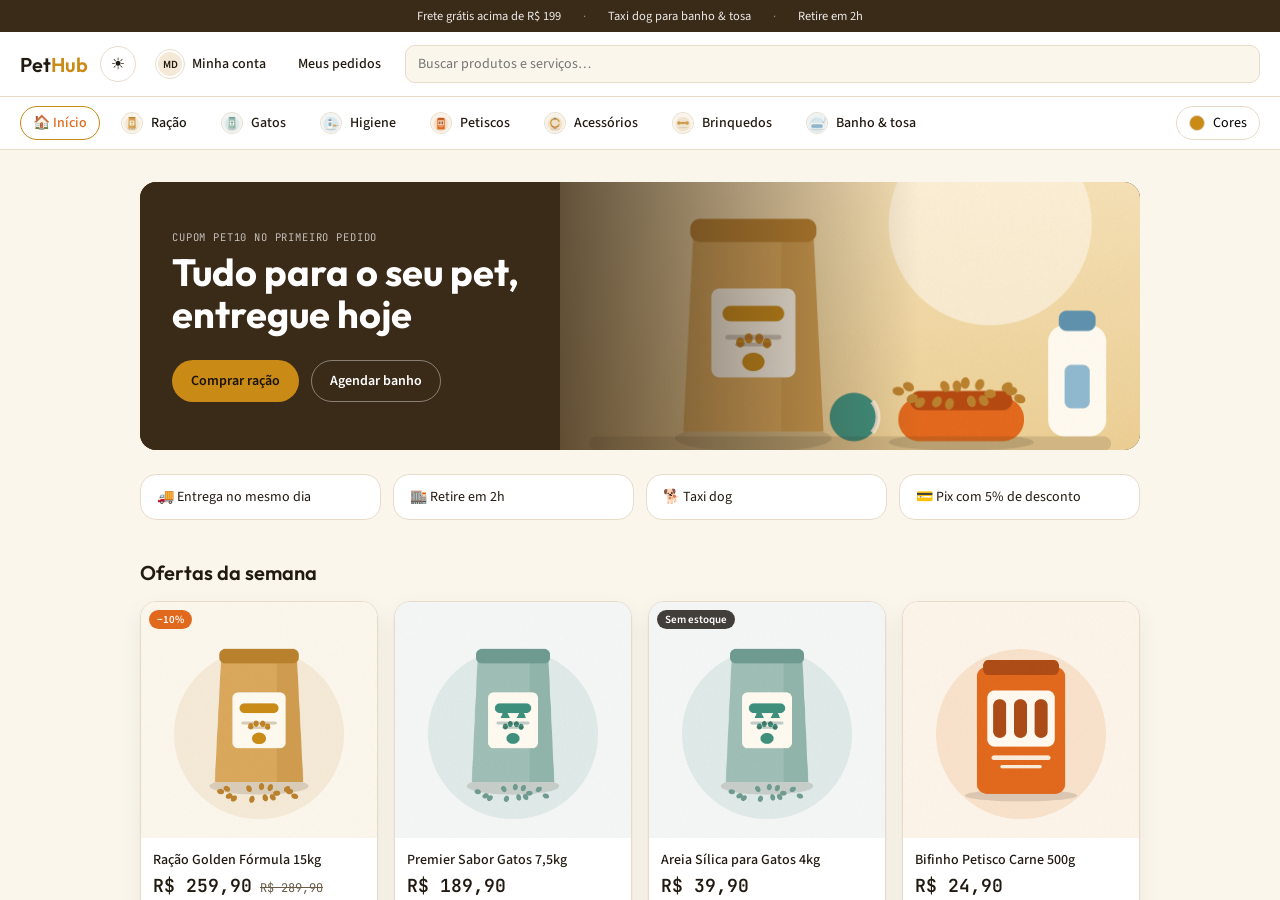
<file: index.html>
<!doctype html>
<html lang="pt-BR" data-theme="ambar" data-mode="light">
  <head>
    <meta charset="utf-8" />
    <meta name="viewport" content="width=device-width, initial-scale=1" />
    <title>PetHub — Loja</title>
    <link rel="stylesheet" href="./css/styles.css" />
  </head>
  <body>
    <div id="app-shell">
      <div id="announcement" class="announcement"></div>
      <header id="site-header" class="site-header"></header>
      <nav id="category-bar" class="category-bar"></nav>
      <div class="body-row">
        <main id="main"></main>
        <aside id="cart-drawer"></aside>
      </div>
    </div>
    <button id="cart-fab"></button>
    <script type="module" src="./js/pages/home.js"></script>
  </body>
</html>
</file>
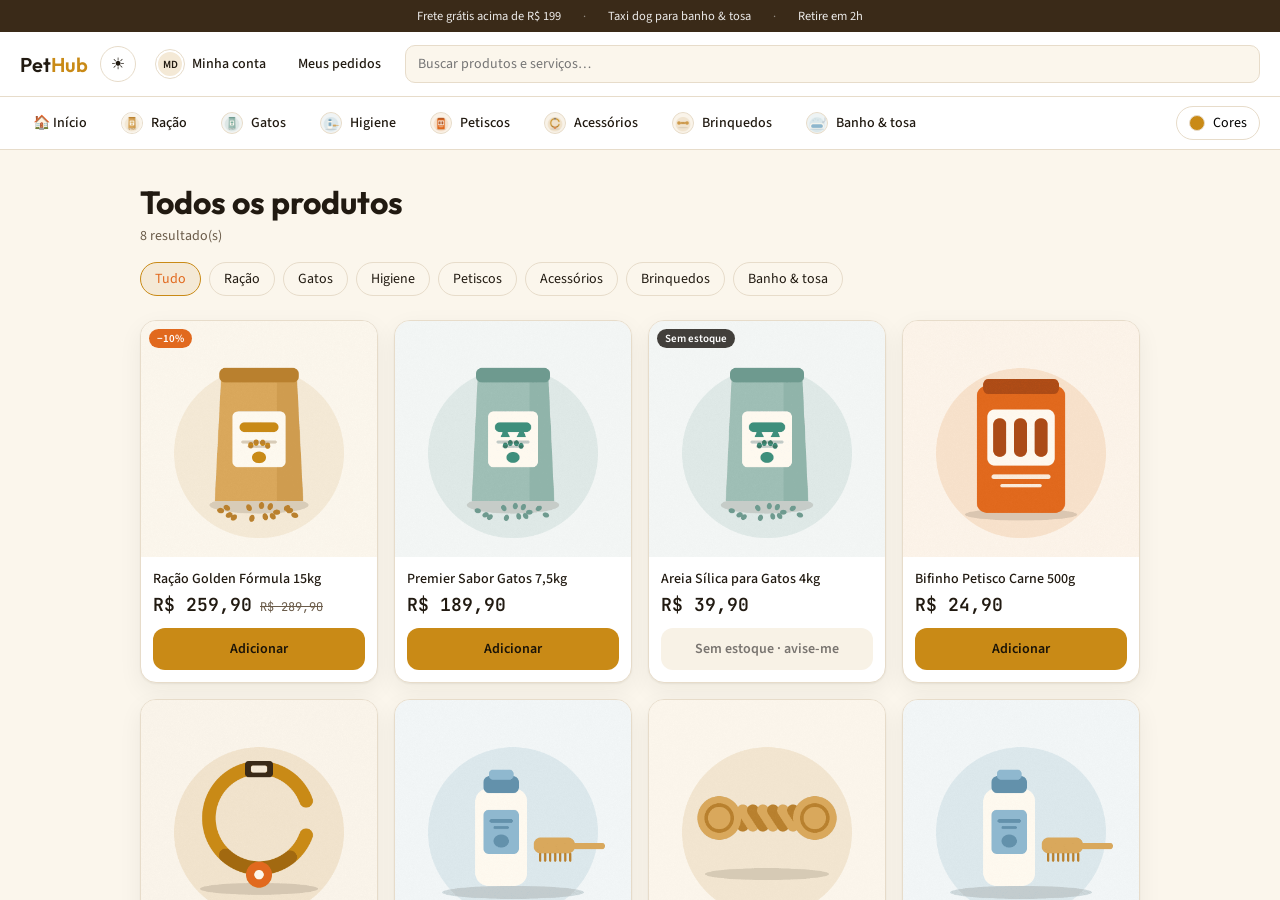
<file: busca.html>
<!doctype html>
<html lang="pt-BR" data-theme="ambar" data-mode="light">
  <head>
    <meta charset="utf-8" />
    <meta name="viewport" content="width=device-width, initial-scale=1" />
    <title>PetHub — Busca</title>
    <link rel="stylesheet" href="./css/styles.css" />
  </head>
  <body>
    <div id="app-shell">
      <div id="announcement" class="announcement"></div>
      <header id="site-header" class="site-header"></header>
      <nav id="category-bar" class="category-bar"></nav>
      <div class="body-row">
        <main id="main"></main>
        <aside id="cart-drawer"></aside>
      </div>
    </div>
    <button id="cart-fab"></button>
    <script type="module" src="./js/pages/busca.js"></script>
  </body>
</html>
</file>
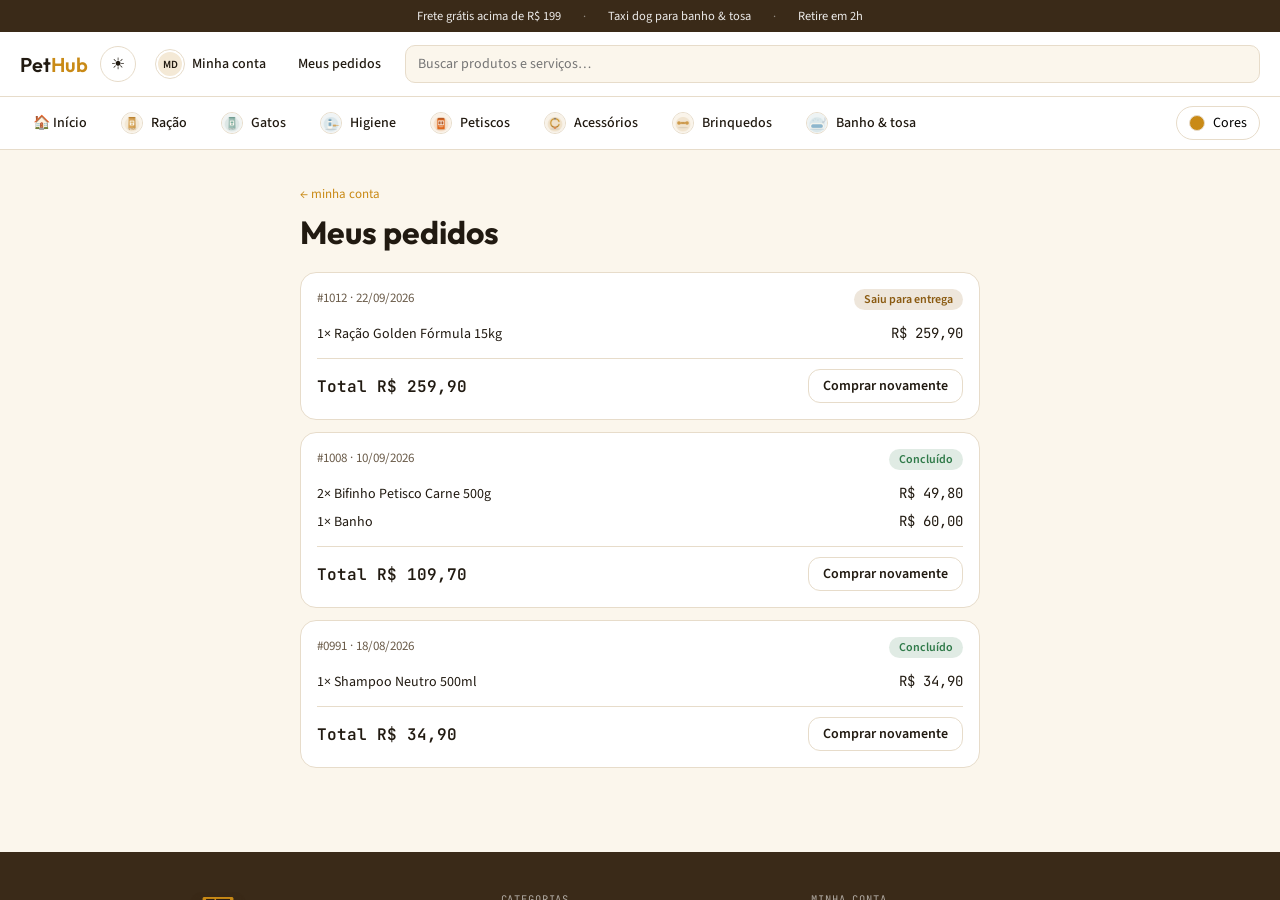
<file: conta-pedidos.html>
<!doctype html>
<html lang="pt-BR" data-theme="ambar" data-mode="light">
  <head>
    <meta charset="utf-8" />
    <meta name="viewport" content="width=device-width, initial-scale=1" />
    <title>PetHub — Meus pedidos</title>
    <link rel="stylesheet" href="./css/styles.css" />
  </head>
  <body>
    <div id="app-shell">
      <div id="announcement" class="announcement"></div>
      <header id="site-header" class="site-header"></header>
      <nav id="category-bar" class="category-bar"></nav>
      <div class="body-row">
        <main id="main"></main>
        <aside id="cart-drawer"></aside>
      </div>
    </div>
    <button id="cart-fab"></button>
    <script type="module" src="./js/pages/conta-pedidos.js"></script>
  </body>
</html>
</file>
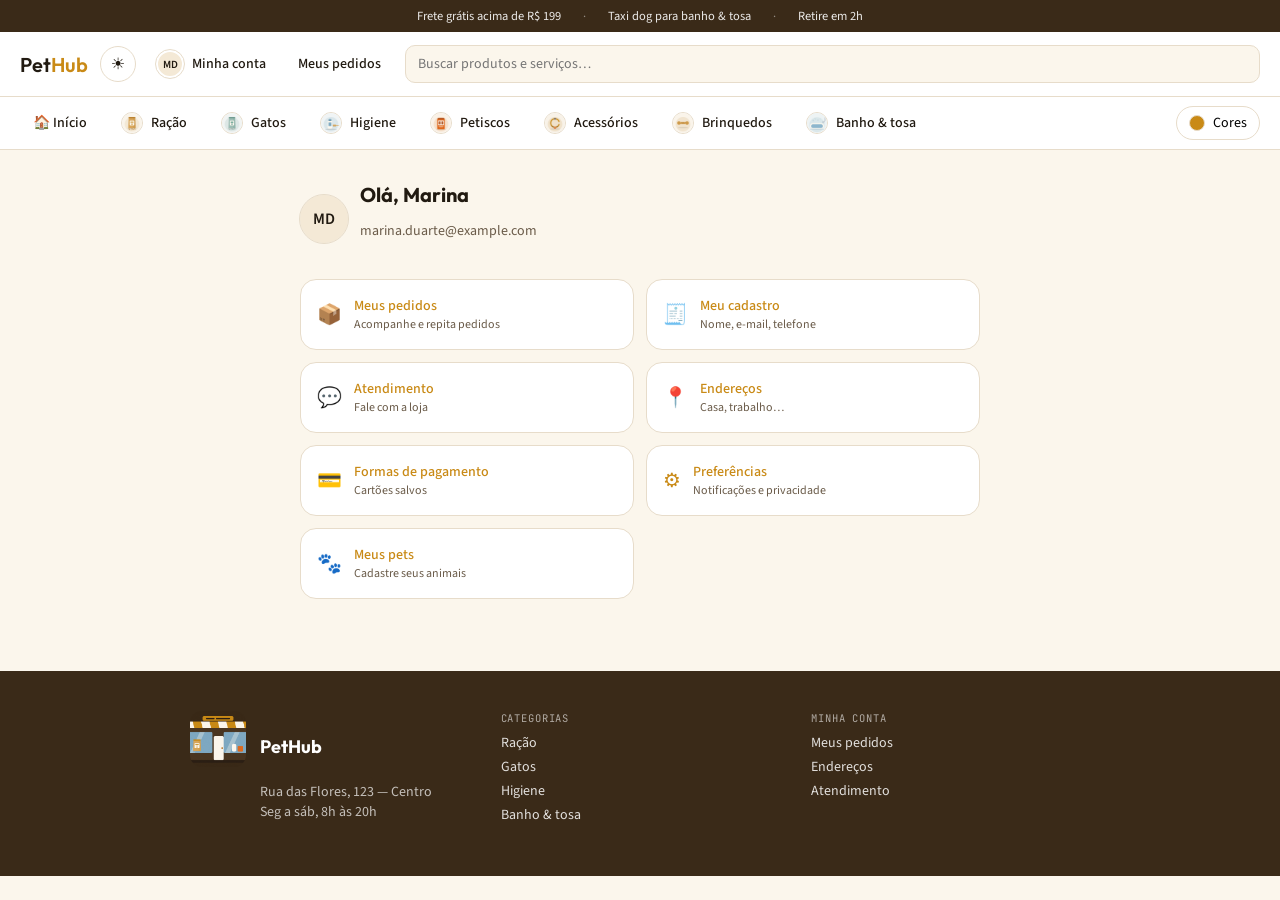
<file: conta.html>
<!doctype html>
<html lang="pt-BR" data-theme="ambar" data-mode="light">
  <head>
    <meta charset="utf-8" />
    <meta name="viewport" content="width=device-width, initial-scale=1" />
    <title>PetHub — Minha conta</title>
    <link rel="stylesheet" href="./css/styles.css" />
  </head>
  <body>
    <div id="app-shell">
      <div id="announcement" class="announcement"></div>
      <header id="site-header" class="site-header"></header>
      <nav id="category-bar" class="category-bar"></nav>
      <div class="body-row">
        <main id="main"></main>
        <aside id="cart-drawer"></aside>
      </div>
    </div>
    <button id="cart-fab"></button>
    <script type="module" src="./js/pages/conta.js"></script>
  </body>
</html>
</file>
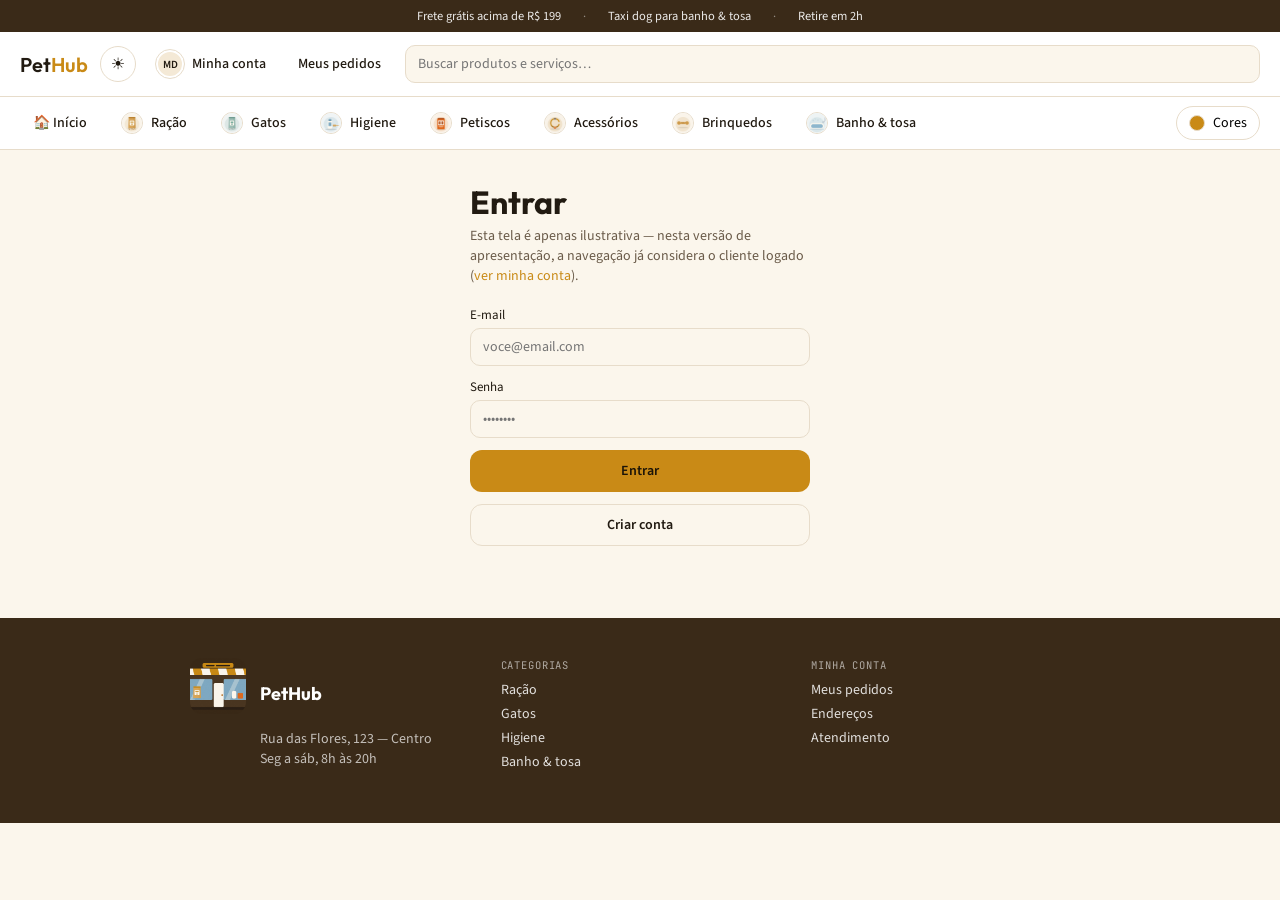
<file: entrar.html>
<!doctype html>
<html lang="pt-BR" data-theme="ambar" data-mode="light">
  <head>
    <meta charset="utf-8" />
    <meta name="viewport" content="width=device-width, initial-scale=1" />
    <title>PetHub — Entrar</title>
    <link rel="stylesheet" href="./css/styles.css" />
  </head>
  <body>
    <div id="app-shell">
      <div id="announcement" class="announcement"></div>
      <header id="site-header" class="site-header"></header>
      <nav id="category-bar" class="category-bar"></nav>
      <div class="body-row">
        <main id="main"></main>
        <aside id="cart-drawer"></aside>
      </div>
    </div>
    <button id="cart-fab"></button>
    <script type="module" src="./js/pages/entrar.js"></script>
  </body>
</html>
</file>
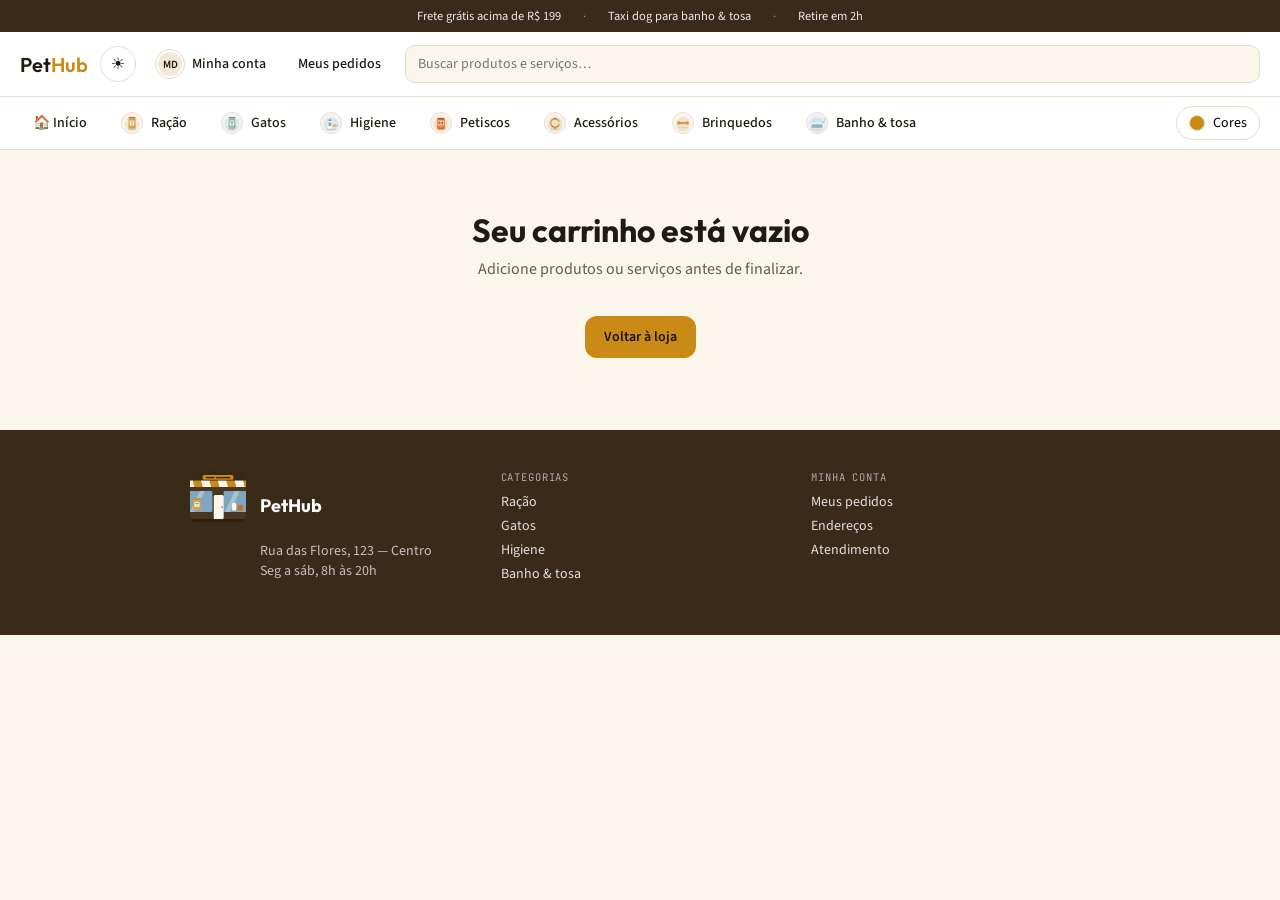
<file: finalizar.html>
<!doctype html>
<html lang="pt-BR" data-theme="ambar" data-mode="light">
  <head>
    <meta charset="utf-8" />
    <meta name="viewport" content="width=device-width, initial-scale=1" />
    <title>PetHub — Finalizar compra</title>
    <link rel="stylesheet" href="./css/styles.css" />
  </head>
  <body>
    <div id="app-shell">
      <div id="announcement" class="announcement"></div>
      <header id="site-header" class="site-header"></header>
      <nav id="category-bar" class="category-bar"></nav>
      <div class="body-row">
        <main id="main"></main>
        <aside id="cart-drawer"></aside>
      </div>
    </div>
    <button id="cart-fab"></button>
    <script type="module" src="./js/pages/finalizar.js"></script>
  </body>
</html>
</file>
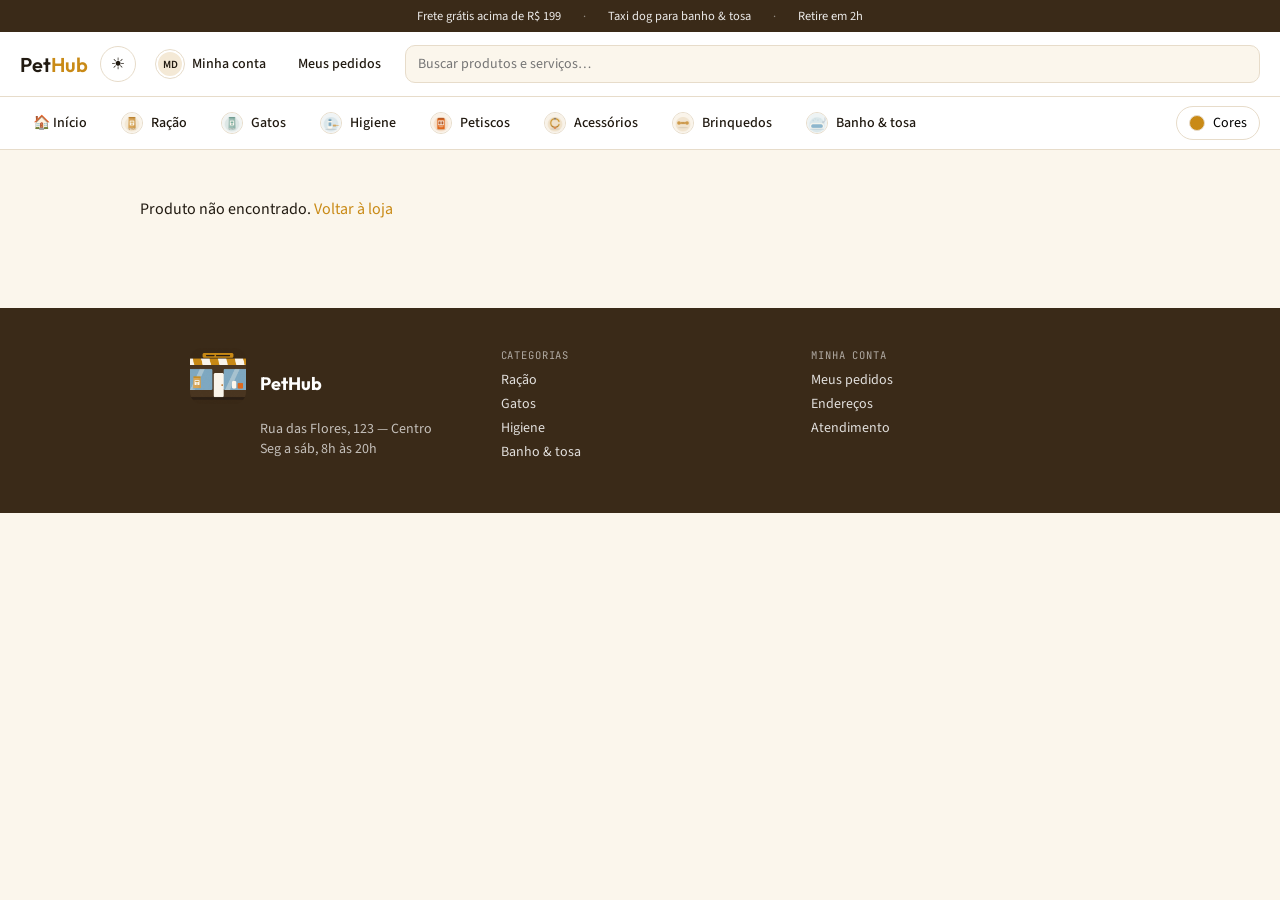
<file: produto.html>
<!doctype html>
<html lang="pt-BR" data-theme="ambar" data-mode="light">
  <head>
    <meta charset="utf-8" />
    <meta name="viewport" content="width=device-width, initial-scale=1" />
    <title>PetHub — Produto</title>
    <link rel="stylesheet" href="./css/styles.css" />
  </head>
  <body>
    <div id="app-shell">
      <div id="announcement" class="announcement"></div>
      <header id="site-header" class="site-header"></header>
      <nav id="category-bar" class="category-bar"></nav>
      <div class="body-row">
        <main id="main"></main>
        <aside id="cart-drawer"></aside>
      </div>
    </div>
    <button id="cart-fab"></button>
    <script type="module" src="./js/pages/produto.js"></script>
  </body>
</html>
</file>
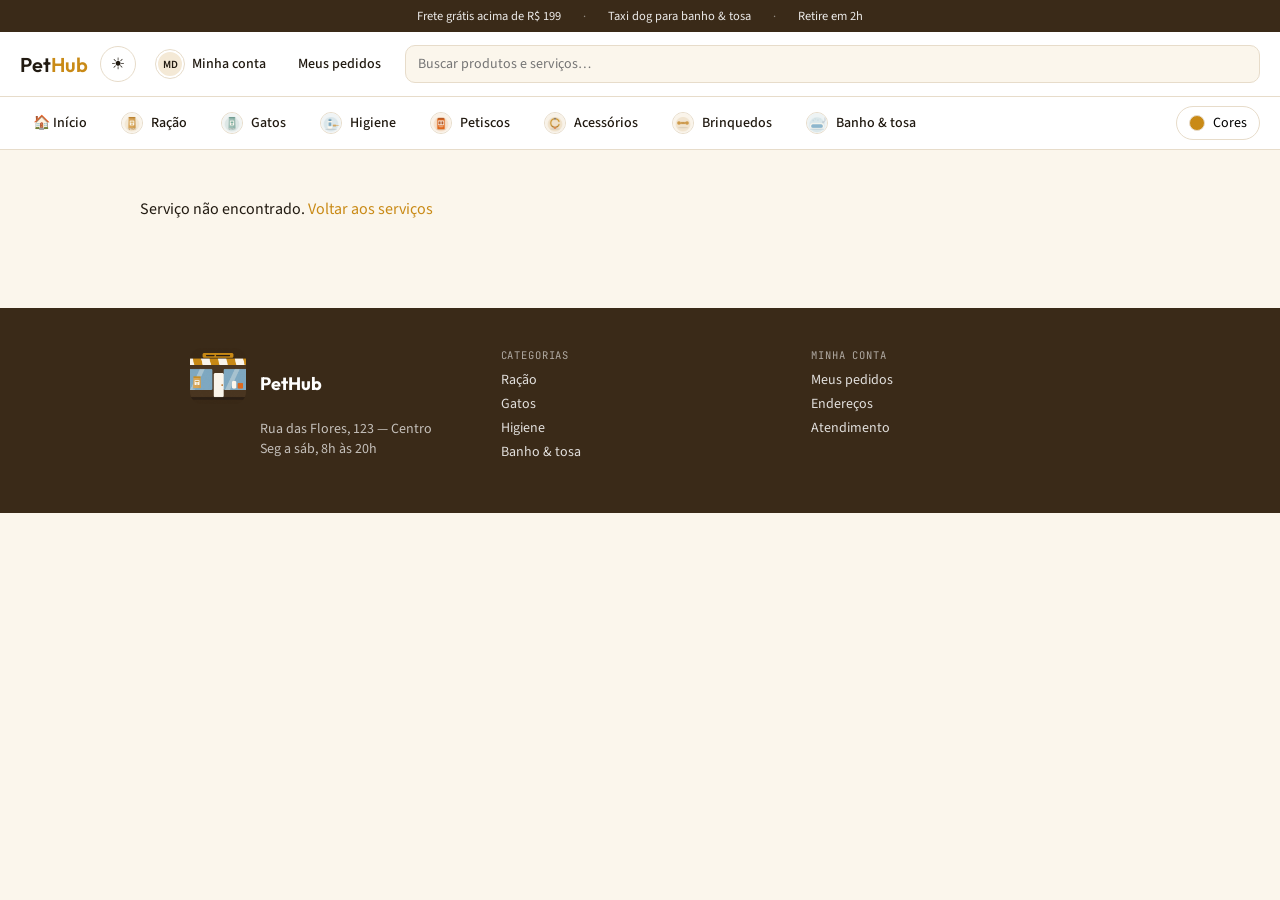
<file: servico.html>
<!doctype html>
<html lang="pt-BR" data-theme="ambar" data-mode="light">
  <head>
    <meta charset="utf-8" />
    <meta name="viewport" content="width=device-width, initial-scale=1" />
    <title>PetHub — Serviço</title>
    <link rel="stylesheet" href="./css/styles.css" />
  </head>
  <body>
    <div id="app-shell">
      <div id="announcement" class="announcement"></div>
      <header id="site-header" class="site-header"></header>
      <nav id="category-bar" class="category-bar"></nav>
      <div class="body-row">
        <main id="main"></main>
        <aside id="cart-drawer"></aside>
      </div>
    </div>
    <button id="cart-fab"></button>
    <script type="module" src="./js/pages/servico.js"></script>
  </body>
</html>
</file>
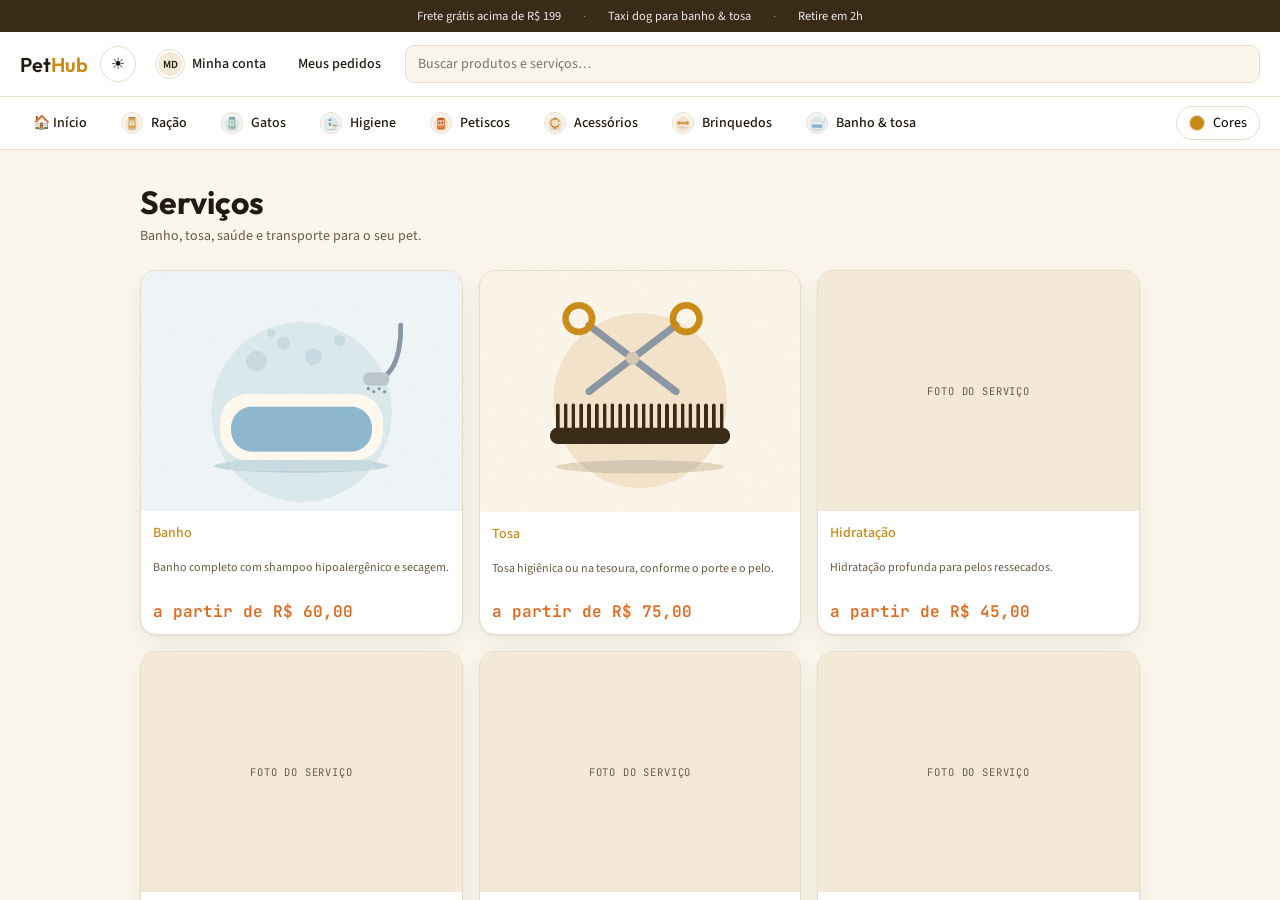
<file: servicos.html>
<!doctype html>
<html lang="pt-BR" data-theme="ambar" data-mode="light">
  <head>
    <meta charset="utf-8" />
    <meta name="viewport" content="width=device-width, initial-scale=1" />
    <title>PetHub — Serviços</title>
    <link rel="stylesheet" href="./css/styles.css" />
  </head>
  <body>
    <div id="app-shell">
      <div id="announcement" class="announcement"></div>
      <header id="site-header" class="site-header"></header>
      <nav id="category-bar" class="category-bar"></nav>
      <div class="body-row">
        <main id="main"></main>
        <aside id="cart-drawer"></aside>
      </div>
    </div>
    <button id="cart-fab"></button>
    <script type="module" src="./js/pages/servicos.js"></script>
  </body>
</html>
</file>
<file: css/styles.css>
@import url("https://fonts.googleapis.com/css2?family=Outfit:wght@500;600;700&family=Source+Sans+3:wght@400;600&family=JetBrains+Mono:wght@400;500&display=swap");
@import "./themes.css";

* {
  box-sizing: border-box;
}

html,
body {
  height: 100%;
  margin: 0;
}

body {
  background: var(--surface);
  color: var(--ink);
  font-family: "Source Sans 3", system-ui, sans-serif;
}

a {
  color: var(--brand);
  text-decoration: none;
}
a:hover {
  color: var(--accent);
}

button,
input,
select,
textarea {
  font-family: inherit;
  font-size: 14px;
}

h1,
h2,
h3 {
  font-family: "Outfit", system-ui, sans-serif;
  margin: 0;
}

.num {
  font-family: "JetBrains Mono", ui-monospace, monospace;
  font-variant-numeric: tabular-nums;
}

.micro {
  font-family: "JetBrains Mono", ui-monospace, monospace;
  font-size: 10.5px;
  letter-spacing: 0.08em;
  text-transform: uppercase;
  color: var(--ink2);
  margin: 0;
}

.img-placeholder {
  background-image: repeating-linear-gradient(45deg, var(--soft) 0 10px, var(--card) 10px 20px);
  display: flex;
  align-items: center;
  justify-content: center;
}

.wrap {
  max-width: 1040px;
  margin: 0 auto;
  padding: 32px 20px;
}

/* ---------- layout raiz (App.shell) ---------- */
#app-shell {
  height: 100vh;
  display: flex;
  flex-direction: column;
  overflow: hidden;
}

.announcement {
  flex: none;
  background: var(--deep);
  color: rgba(255, 255, 255, 0.9);
  padding: 7px 20px;
  display: flex;
  justify-content: center;
  gap: 22px;
  font-size: 12.5px;
  overflow-x: auto;
  white-space: nowrap;
}
.announcement .sep {
  opacity: 0.5;
}

header.site-header {
  flex: none;
  display: flex;
  flex-wrap: wrap;
  align-items: center;
  gap: 12px;
  border-bottom: 1px solid var(--line);
  background: var(--card);
  padding: 12px 20px;
}
.logo {
  font-family: "Outfit", system-ui, sans-serif;
  font-size: 20px;
  font-weight: 600;
  color: var(--ink);
  flex: none;
}
.logo span {
  color: var(--brand);
}
.search-form {
  flex: 1;
  min-width: 200px;
  order: 3;
}
.search-form input {
  width: 100%;
  border: 1px solid var(--line);
  background: var(--surface);
  border-radius: 999px;
  padding: 8px 16px;
  outline: none;
}
.search-form input:focus {
  border-color: var(--brand);
}
.header-actions {
  margin-left: auto;
  display: flex;
  align-items: center;
  gap: 8px;
}

.icon-btn {
  height: 36px;
  width: 36px;
  border-radius: 999px;
  border: 1px solid var(--line);
  background: var(--card);
  color: var(--ink);
  display: inline-flex;
  align-items: center;
  justify-content: center;
  cursor: pointer;
}
.icon-btn:hover {
  background: var(--soft);
}

.pill-link {
  display: inline-flex;
  align-items: center;
  gap: 8px;
  border-radius: 999px;
  padding: 6px 12px;
  font-size: 14px;
  font-weight: 500;
  color: var(--ink);
}
.pill-link:hover {
  background: var(--soft);
}
.avatar {
  height: 28px;
  width: 28px;
  border-radius: 999px;
  background: var(--soft);
  border: 2px solid var(--card);
  outline: 1px solid var(--line);
  display: inline-flex;
  align-items: center;
  justify-content: center;
  font-size: 11px;
  font-weight: 600;
}

nav.category-bar {
  flex: none;
  display: flex;
  align-items: center;
  gap: 8px;
  border-bottom: 1px solid var(--line);
  background: var(--card);
  padding: 8px 20px;
}
.cat-scroll {
  display: flex;
  align-items: center;
  gap: 8px;
  overflow-x: auto;
  min-width: 0;
  flex: 1;
}
.cat-pill {
  flex: none;
  display: inline-flex;
  align-items: center;
  gap: 8px;
  border-radius: 999px;
  padding: 6px 12px;
  font-size: 14px;
  font-weight: 500;
  color: var(--ink);
  white-space: nowrap;
  border: 1px solid transparent;
}
.cat-pill:hover {
  background: var(--soft);
}
.cat-pill.active {
  color: var(--accent);
  border-color: var(--brand);
}
.cat-dot {
  height: 22px;
  width: 22px;
  border-radius: 999px;
  border: 1px solid var(--line);
  background: var(--soft);
  flex: none;
  overflow: hidden;
}
.cat-dot img {
  width: 100%;
  height: 100%;
  object-fit: cover;
}

.body-row {
  flex: 1;
  min-height: 0;
  display: flex;
}
main#main {
  flex: 1;
  overflow-y: auto;
}

footer.site-footer {
  margin-top: 40px;
  background: var(--deep);
  color: rgba(255, 255, 255, 0.85);
  padding: 40px 24px;
}
.footer-grid {
  max-width: 900px;
  margin: 0 auto;
  display: grid;
  gap: 32px;
  grid-template-columns: repeat(3, 1fr);
}
@media (max-width: 640px) {
  .footer-grid {
    grid-template-columns: 1fr;
  }
}
.footer-grid h4 {
  font-family: "Outfit", system-ui, sans-serif;
  font-size: 18px;
  color: #fff;
}
.footer-grid ul {
  list-style: none;
  padding: 0;
  margin: 8px 0 0;
  font-size: 14px;
}
.footer-grid ul li {
  margin-bottom: 4px;
}

/* ---------- theme switcher popover ---------- */
.theme-switcher {
  position: relative;
}
.theme-trigger {
  display: inline-flex;
  align-items: center;
  gap: 8px;
  border: 1px solid var(--line);
  background: var(--card);
  border-radius: 999px;
  padding: 6px 12px;
  font-size: 14px;
  cursor: pointer;
}
.theme-trigger:hover {
  background: var(--soft);
}
.swatch-dot {
  height: 16px;
  width: 16px;
  border-radius: 999px;
  border: 1px solid var(--line);
  background: var(--brand);
}
.theme-popover {
  display: none;
  position: absolute;
  right: 0;
  z-index: 50;
  margin-top: 8px;
  width: 260px;
  border-radius: 16px;
  border: 1px solid var(--line);
  background: var(--card);
  padding: 12px;
  box-shadow: 0 24px 60px rgba(23, 18, 13, 0.35);
}
.theme-popover.open {
  display: block;
}
.theme-grid {
  display: grid;
  grid-template-columns: 1fr 1fr;
  gap: 8px;
}
.theme-option {
  display: flex;
  align-items: center;
  gap: 8px;
  border: 1px solid var(--line);
  border-radius: 12px;
  padding: 6px 8px;
  font-size: 12px;
  cursor: pointer;
  background: transparent;
  text-align: left;
}
.theme-option:hover {
  background: var(--soft);
}
.theme-option.active {
  border-color: var(--brand);
  box-shadow: 0 0 0 1px var(--brand);
}
.theme-swatch-trio {
  display: inline-flex;
  height: 18px;
  width: 18px;
  border-radius: 999px;
  overflow: hidden;
  border: 1px solid var(--line);
  flex: none;
}
.theme-swatch-trio span {
  flex: 1;
}
.mode-row {
  margin-top: 12px;
  padding-top: 12px;
  border-top: 1px solid var(--line);
  display: flex;
  align-items: center;
  justify-content: space-between;
}

/* ---------- buttons ---------- */
.btn {
  display: inline-flex;
  align-items: center;
  justify-content: center;
  gap: 6px;
  border-radius: 12px;
  padding: 10px 18px;
  font-size: 14px;
  font-weight: 600;
  cursor: pointer;
  border: 1px solid transparent;
}
.btn-brand {
  background: var(--brand);
  color: var(--brand-ink);
}
.btn-brand:hover {
  opacity: 0.9;
}
.btn-accent {
  background: var(--accent);
  color: #fff;
}
.btn-accent:hover {
  opacity: 0.9;
}
.btn-outline {
  border-color: var(--line);
  color: var(--ink);
  background: transparent;
}
.btn-outline:hover {
  background: var(--soft);
}
.btn-outline-light {
  border-color: rgba(255, 255, 255, 0.4);
  color: #fff;
  background: transparent;
}
.btn-outline-light:hover {
  background: rgba(255, 255, 255, 0.1);
}
.btn-soft {
  background: var(--soft);
  color: var(--ink);
}
.btn-block {
  width: 100%;
}
.btn:disabled {
  opacity: 0.6;
  cursor: not-allowed;
}
.pill {
  border-radius: 999px;
}

/* ---------- qty stepper ---------- */
.qty-stepper {
  display: inline-flex;
  align-items: center;
  gap: 8px;
  border: 1px solid var(--line);
  background: var(--card);
  border-radius: 999px;
  padding: 4px;
}
.qty-stepper button {
  height: 28px;
  width: 28px;
  border-radius: 999px;
  border: none;
  background: transparent;
  cursor: pointer;
  font-size: 16px;
  color: var(--ink);
}
.qty-stepper button:hover {
  background: var(--soft);
}
.qty-stepper span {
  width: 22px;
  text-align: center;
  font-size: 14px;
}

/* ---------- product / service cards ---------- */
.grid {
  display: grid;
  gap: 16px;
}
.grid-2 {
  grid-template-columns: repeat(2, 1fr);
}
.grid-3 {
  grid-template-columns: repeat(3, 1fr);
}
.grid-4 {
  grid-template-columns: repeat(4, 1fr);
}
@media (max-width: 900px) {
  .grid-4 {
    grid-template-columns: repeat(3, 1fr);
  }
}
@media (max-width: 640px) {
  .grid-3,
  .grid-4 {
    grid-template-columns: repeat(2, 1fr);
  }
}

.card {
  background: var(--card);
  border: 1px solid var(--line);
  border-radius: 16px;
  box-shadow: 0 1px 2px rgba(33, 26, 17, 0.06), 0 8px 24px rgba(33, 26, 17, 0.06);
  overflow: hidden;
}

.product-card {
  display: flex;
  flex-direction: column;
}
.product-card .thumb {
  position: relative;
  aspect-ratio: 1 / 1;
  background: var(--soft);
  display: block;
  overflow: hidden;
}
.product-card .thumb img,
.service-card .thumb img {
  width: 100%;
  height: 100%;
  object-fit: cover;
  display: block;
}
.product-card .thumb .tag {
  position: absolute;
  top: 8px;
  left: 8px;
  border-radius: 999px;
  padding: 2px 8px;
  font-size: 11px;
  font-weight: 600;
  color: #fff;
}
.tag-accent {
  background: var(--accent);
}
.tag-dark {
  background: rgba(23, 18, 13, 0.8);
}
.product-card .body {
  padding: 12px;
  display: flex;
  flex-direction: column;
  gap: 4px;
  flex: 1;
}
.price-row {
  display: flex;
  align-items: baseline;
  gap: 8px;
}
.price {
  font-size: 18px;
  font-weight: 600;
}
.price-strike {
  font-size: 12px;
  color: var(--ink2);
  text-decoration: line-through;
}
.status-ok {
  color: var(--ok);
}
.status-warn {
  color: var(--warn-fg);
}
.status-danger {
  color: var(--danger-fg);
}

.service-card {
  display: flex;
  flex-direction: column;
}
.service-card .thumb {
  aspect-ratio: 4 / 3;
  background: var(--soft);
  overflow: hidden;
}
.service-card .body {
  padding: 12px;
  display: flex;
  flex-direction: column;
  gap: 4px;
  flex: 1;
}
.service-card .desc {
  font-size: 12px;
  color: var(--ink2);
}
.service-card .from-price {
  margin-top: auto;
  padding-top: 8px;
  font-weight: 600;
  color: var(--accent);
}

/* ---------- cart drawer ---------- */
#cart-drawer {
  width: 296px;
  flex: none;
  border-left: 1px solid var(--line);
  background: var(--card);
  display: none;
  flex-direction: column;
}
#cart-drawer.open {
  display: flex;
}
.cart-header {
  display: flex;
  align-items: center;
  justify-content: space-between;
  padding: 12px 16px;
  border-bottom: 1px solid var(--line);
  font-weight: 600;
  font-size: 14px;
}
.cart-header button {
  border: none;
  background: none;
  cursor: pointer;
  font-size: 18px;
  color: var(--ink2);
}
.cart-lines {
  flex: 1;
  overflow-y: auto;
  padding: 16px;
  display: flex;
  flex-direction: column;
  gap: 12px;
}
.cart-line {
  display: flex;
  gap: 10px;
}
.cart-line .thumb {
  height: 46px;
  width: 46px;
  border-radius: 10px;
  overflow: hidden;
  background: var(--soft);
  flex: none;
}
.cart-line .info {
  min-width: 0;
  flex: 1;
}
.cart-line .name {
  font-size: 13px;
  white-space: nowrap;
  overflow: hidden;
  text-overflow: ellipsis;
}
.cart-line .row {
  display: flex;
  align-items: center;
  justify-content: space-between;
  margin-top: 4px;
}
.cart-line .remove {
  border: none;
  background: none;
  color: var(--danger-fg);
  cursor: pointer;
  font-size: 15px;
  align-self: flex-start;
}
.cart-footer {
  border-top: 1px solid var(--line);
  padding: 16px;
}
.cart-total-row {
  display: flex;
  align-items: center;
  justify-content: space-between;
  margin-bottom: 12px;
}
.cart-total-row .total {
  font-size: 18px;
  font-weight: 600;
}
#cart-fab {
  position: fixed;
  bottom: 24px;
  right: 24px;
  z-index: 30;
  display: none;
  align-items: center;
  gap: 8px;
  border: none;
  border-radius: 999px;
  background: var(--brand);
  color: var(--brand-ink);
  padding: 12px 18px;
  font-weight: 600;
  cursor: pointer;
  box-shadow: 0 24px 60px rgba(23, 18, 13, 0.35);
}
#cart-fab.show {
  display: inline-flex;
}

/* ---------- hero / home ---------- */
.hero {
  position: relative;
  overflow: hidden;
  border-radius: 16px;
  background: var(--deep);
  color: #fff;
  padding: 48px 32px;
}
.hero-content {
  position: relative;
  z-index: 1;
  max-width: 420px;
}
.hero h1 {
  font-size: 38px;
  line-height: 1.1;
  margin-top: 8px;
}
.hero-actions {
  margin-top: 24px;
  display: flex;
  gap: 12px;
  flex-wrap: wrap;
}
.hero-image {
  position: absolute;
  inset: 0 0 0 42%;
  width: 58%;
  height: 100%;
  object-fit: cover;
  object-position: center;
}
.hero::after {
  content: "";
  position: absolute;
  inset: 0;
  background: linear-gradient(90deg, var(--deep) 0%, var(--deep) 32%, rgba(0, 0, 0, 0) 78%);
  pointer-events: none;
}

.promises {
  margin-top: 24px;
  display: grid;
  grid-template-columns: repeat(4, 1fr);
  gap: 12px;
}
@media (max-width: 640px) {
  .promises {
    grid-template-columns: repeat(2, 1fr);
  }
}
.promise {
  display: flex;
  align-items: center;
  gap: 8px;
  border: 1px solid var(--line);
  border-radius: 16px;
  background: var(--card);
  padding: 12px 16px;
  font-size: 14px;
}

section.section {
  margin-top: 40px;
}
section.section h2 {
  font-size: 20px;
  font-weight: 600;
}

.subscribe-banner {
  margin-top: 40px;
  display: flex;
  flex-wrap: wrap;
  align-items: center;
  justify-content: space-between;
  gap: 12px;
  border-radius: 16px;
  border: 1px solid var(--line);
  background: var(--soft);
  padding: 24px;
}

/* ---------- misc form/detail ---------- */
.field-label {
  font-family: "JetBrains Mono", ui-monospace, monospace;
  font-size: 10.5px;
  letter-spacing: 0.08em;
  text-transform: uppercase;
  color: var(--ink2);
  margin-bottom: 8px;
}
.chip-row {
  display: flex;
  flex-wrap: wrap;
  gap: 8px;
}
.chip {
  border: 1px solid var(--line);
  border-radius: 999px;
  padding: 6px 14px;
  font-size: 14px;
  cursor: pointer;
  background: transparent;
  color: var(--ink);
}
.chip:hover {
  background: var(--soft);
}
.chip.active {
  border-color: var(--brand);
  background: var(--soft);
  color: var(--accent);
}
input[type="date"],
input[type="text"],
input[type="email"],
input[type="password"],
select {
  border: 1px solid var(--line);
  background: var(--surface);
  border-radius: 10px;
  padding: 8px 12px;
  outline: none;
}
input:focus,
select:focus {
  border-color: var(--brand);
}

.quote-box {
  border-radius: 16px;
  border: 1px solid var(--line);
  background: var(--soft);
  padding: 16px;
  font-size: 14px;
}

.account-header {
  display: flex;
  align-items: center;
  gap: 12px;
}
.account-header .avatar-lg {
  height: 48px;
  width: 48px;
  border-radius: 999px;
  background: var(--soft);
  outline: 1px solid var(--line);
  display: inline-flex;
  align-items: center;
  justify-content: center;
  font-weight: 600;
}
.account-cards {
  margin-top: 24px;
  display: grid;
  gap: 12px;
  grid-template-columns: repeat(2, 1fr);
}
@media (max-width: 640px) {
  .account-cards {
    grid-template-columns: 1fr;
  }
}
.account-card {
  display: flex;
  align-items: center;
  gap: 12px;
  border-radius: 16px;
  border: 1px solid var(--line);
  background: var(--card);
  padding: 16px;
}
.account-card:hover {
  background: var(--soft);
}
.account-card .emoji {
  font-size: 20px;
}

.order-row {
  border: 1px solid var(--line);
  border-radius: 16px;
  background: var(--card);
  padding: 16px;
  margin-bottom: 12px;
}
.order-row .top-row {
  display: flex;
  justify-content: space-between;
  font-size: 13px;
  color: var(--ink2);
}
.badge {
  display: inline-block;
  border-radius: 999px;
  padding: 2px 10px;
  font-size: 12px;
  font-weight: 600;
}
.badge-ok {
  background: rgba(47, 122, 73, 0.15);
  color: var(--ok);
}
.badge-warn {
  background: rgba(138, 90, 16, 0.15);
  color: var(--warn-fg);
}
.badge-info {
  background: var(--soft);
  color: var(--ink);
}

.accordion-section {
  border: 1px solid var(--line);
  border-radius: 16px;
  background: var(--card);
  margin-bottom: 12px;
  overflow: hidden;
}
.accordion-head {
  display: flex;
  align-items: center;
  justify-content: space-between;
  padding: 14px 18px;
  cursor: pointer;
  font-weight: 600;
}
.accordion-body {
  padding: 0 18px 18px;
  display: none;
}
.accordion-section.open .accordion-body {
  display: block;
}
.accordion-section.done .accordion-head::after {
  content: "✓";
  color: var(--ok);
}

.summary-box {
  border: 1px solid var(--line);
  border-radius: 16px;
  background: var(--card);
  padding: 18px;
  position: sticky;
  top: 20px;
}
.summary-row {
  display: flex;
  justify-content: space-between;
  font-size: 14px;
  margin-bottom: 8px;
}
.summary-total {
  font-size: 20px;
  font-weight: 600;
  border-top: 1px solid var(--line);
  padding-top: 12px;
  margin-top: 8px;
}
</file>
